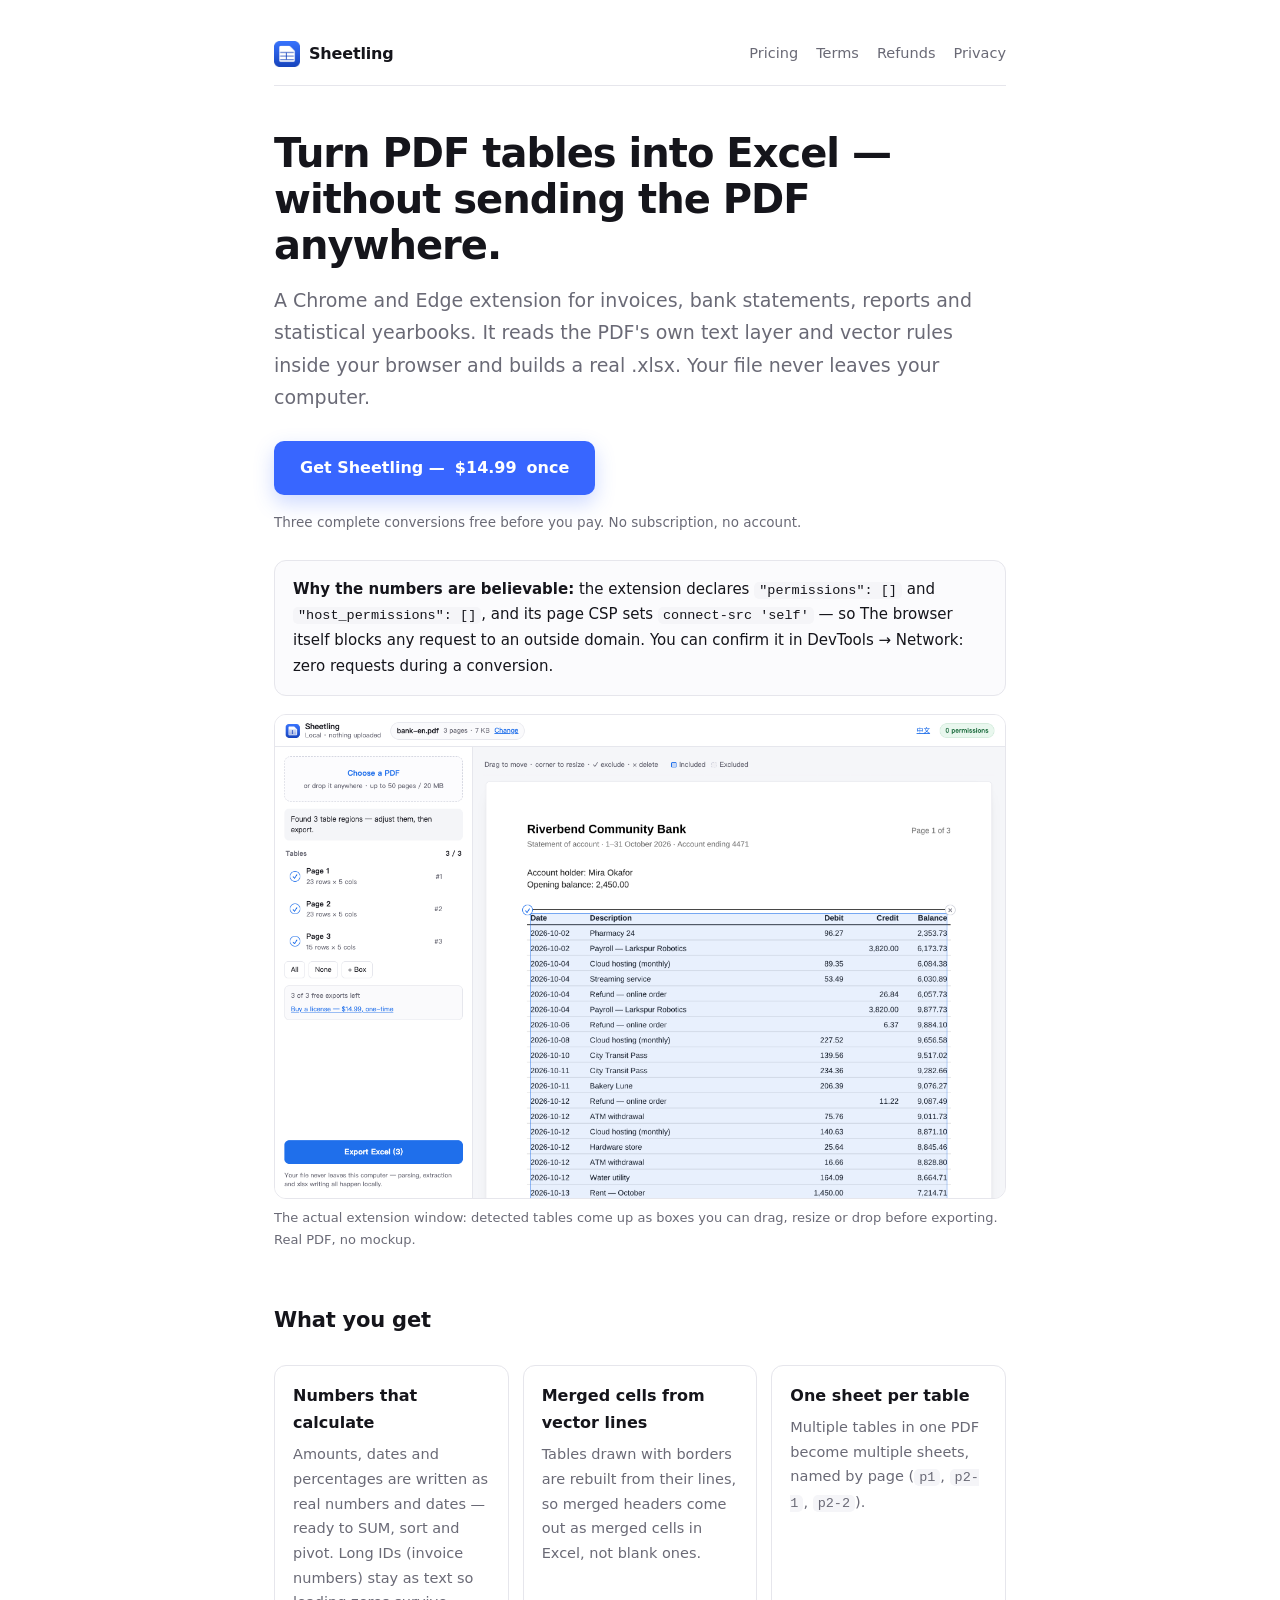
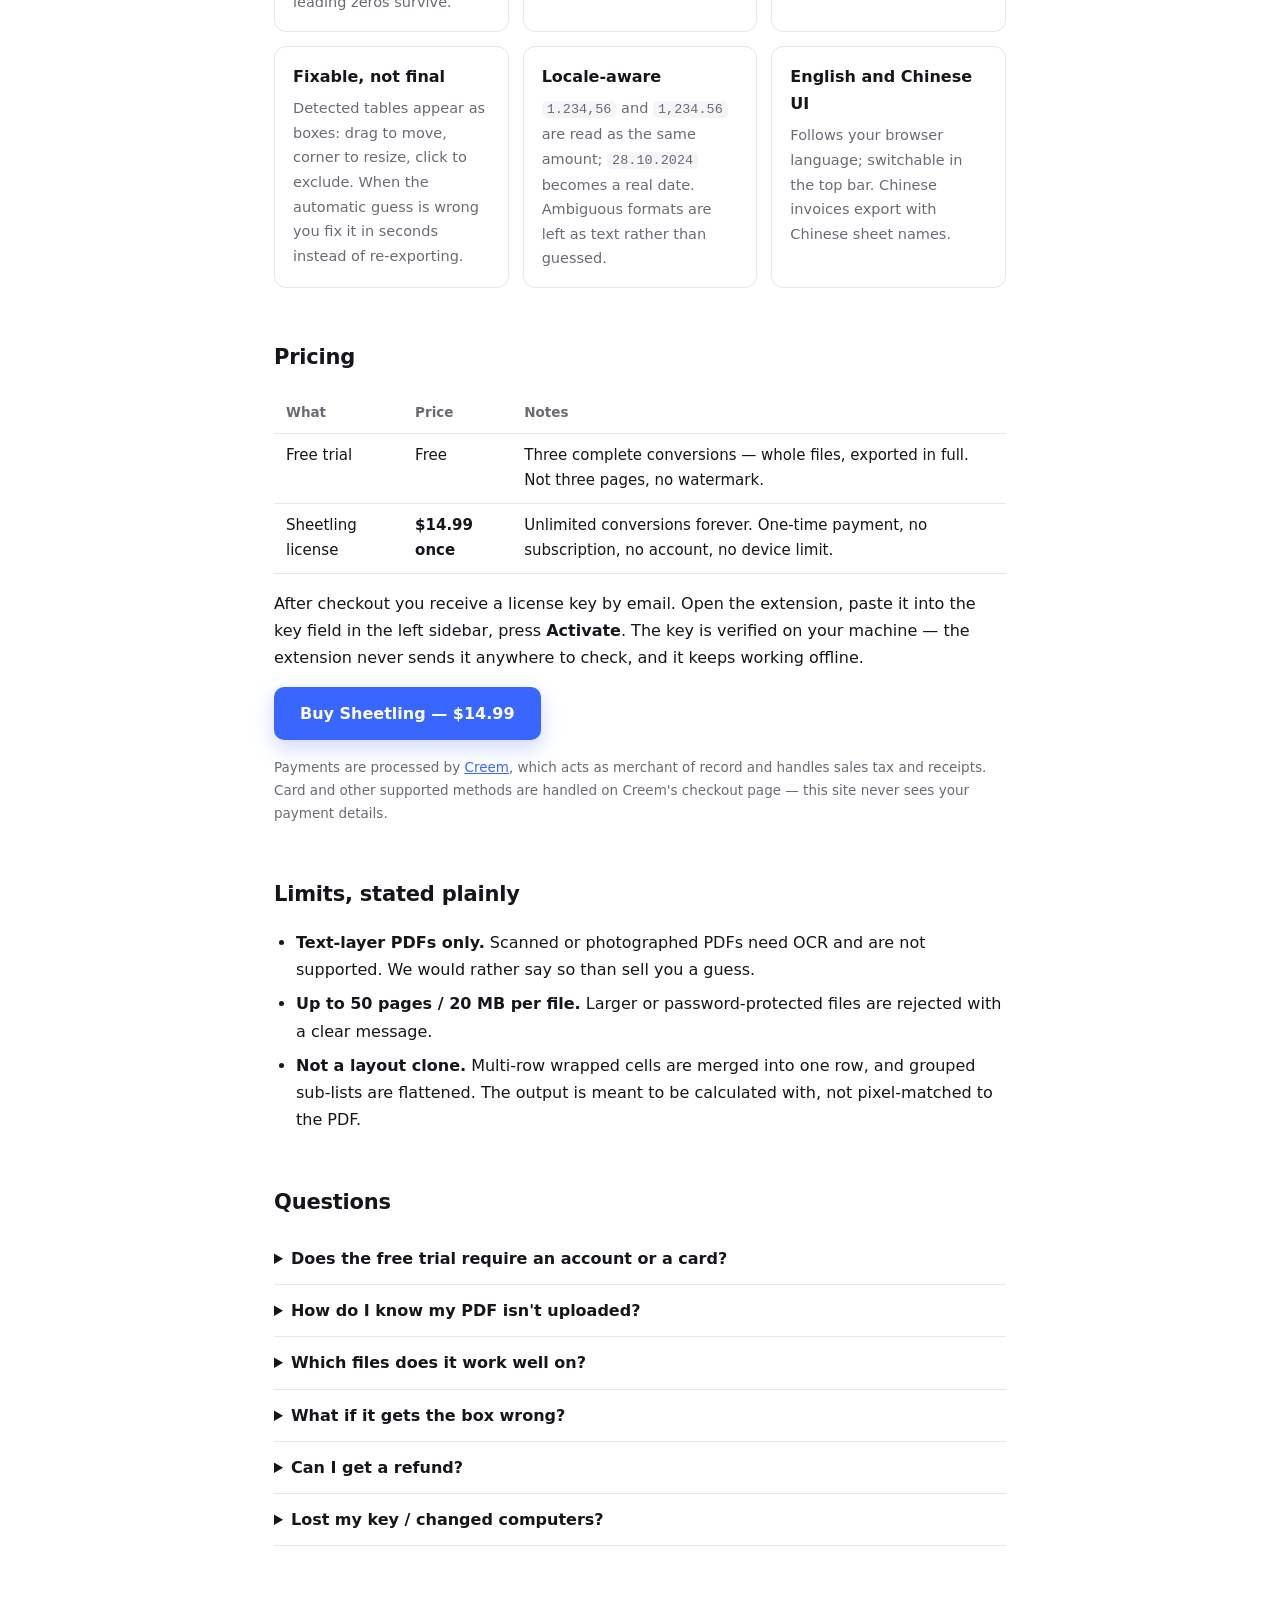
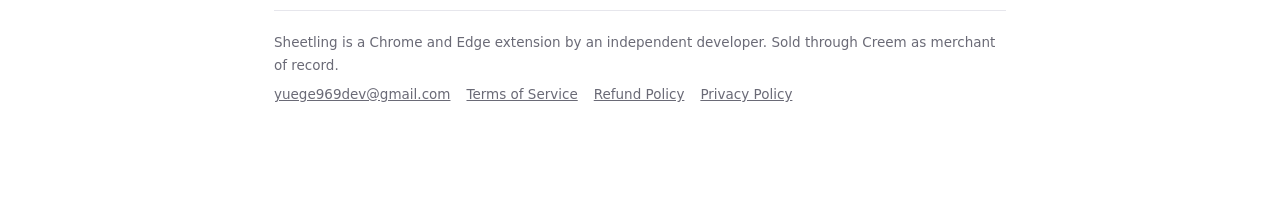
<file: index.html>
<!doctype html>
<html lang="en">
<head>
<meta charset="utf-8">
<meta name="viewport" content="width=device-width,initial-scale=1">
<title>Sheetling — turn PDF tables into Excel, locally</title>
<meta name="description" content="A Chrome and Edge extension that turns tables inside PDFs into real .xlsx files. No upload, no permissions, no account. $14.99 once, three conversions free.">
<style>/* 构建时被 tools/publish-site.mjs 内联 */</style>
<link rel="stylesheet" href="style.css">
</head>
<body>

<header class="nav">
  <div class="mark"><img src="icon-128.png" alt=""> Sheetling</div>
  <nav>
    <a href="#pricing">Pricing</a>
    <a href="terms.html">Terms</a>
    <a href="refund.html">Refunds</a>
    <a href="privacy.html">Privacy</a>
  </nav>
</header>

<h1>Turn PDF tables into Excel — without sending the PDF anywhere.</h1>
<p class="lede">A Chrome and Edge extension for invoices, bank statements, reports and statistical yearbooks.
It reads the PDF's own text layer and vector rules inside your browser and builds a real .xlsx.
Your file never leaves your computer.</p>

<p>
  <a class="buy" id="buy" href="#pricing">Get Sheetling — <span class="price">$14.99</span> once</a>
</p>
<p class="buy-note">Three complete conversions free before you pay. No subscription, no account.</p>

<div class="freebox">
  <b>Why the numbers are believable:</b> the extension declares <code>"permissions": []</code> and
  <code>"host_permissions": []</code>, and its page CSP sets <code>connect-src 'self'</code> — so
  The browser itself blocks any request to an outside domain. You can confirm it in DevTools → Network:
  zero requests during a conversion.
</div>

<img class="shot" src="shot-ui.png" alt="Sheetling: a bank statement PDF with the detected table boxed, and the export button">
<p class="shot-cap">The actual extension window: detected tables come up as boxes you can drag, resize or drop before exporting. Real PDF, no mockup.</p>

<h2>What you get</h2>
<div class="cards">
  <div class="card"><h3>Numbers that calculate</h3><p>Amounts, dates and percentages are written as real numbers and dates — ready to SUM, sort and pivot. Long IDs (invoice numbers) stay as text so leading zeros survive.</p></div>
  <div class="card"><h3>Merged cells from vector lines</h3><p>Tables drawn with borders are rebuilt from their lines, so merged headers come out as merged cells in Excel, not blank ones.</p></div>
  <div class="card"><h3>One sheet per table</h3><p>Multiple tables in one PDF become multiple sheets, named by page (<code>p1</code>, <code>p2-1</code>, <code>p2-2</code>).</p></div>
  <div class="card"><h3>Fixable, not final</h3><p>Detected tables appear as boxes: drag to move, corner to resize, click to exclude. When the automatic guess is wrong you fix it in seconds instead of re-exporting.</p></div>
  <div class="card"><h3>Locale-aware</h3><p><code>1.234,56</code> and <code>1,234.56</code> are read as the same amount; <code>28.10.2024</code> becomes a real date. Ambiguous formats are left as text rather than guessed.</p></div>
  <div class="card"><h3>English and Chinese UI</h3><p>Follows your browser language; switchable in the top bar. Chinese invoices export with Chinese sheet names.</p></div>
</div>

<h2 id="pricing">Pricing</h2>
<table>
  <tr><th>What</th><th>Price</th><th>Notes</th></tr>
  <tr><td>Free trial</td><td>Free</td><td>Three complete conversions — whole files, exported in full. Not three pages, no watermark.</td></tr>
  <tr><td>Sheetling license</td><td class="price">$14.99 once</td><td>Unlimited conversions forever. One-time payment, no subscription, no account, no device limit.</td></tr>
</table>
<p>After checkout you receive a license key by email. Open the extension, paste it into the key field in the
left sidebar, press <b>Activate</b>. The key is verified on your machine — the extension never sends it
anywhere to check, and it keeps working offline.</p>
<p>
  <a class="buy" id="buy2" href="#pricing">Buy Sheetling — $14.99</a>
</p>
<p class="buy-note">Payments are processed by <a href="https://www.creem.io" rel="noopener">Creem</a>, which acts as
merchant of record and handles sales tax and receipts. Card and other supported methods are handled on
Creem's checkout page — this site never sees your payment details.</p>

<h2>Limits, stated plainly</h2>
<ul>
  <li><b>Text-layer PDFs only.</b> Scanned or photographed PDFs need OCR and are not supported. We would
      rather say so than sell you a guess.</li>
  <li><b>Up to 50 pages / 20 MB per file.</b> Larger or password-protected files are rejected with a clear message.</li>
  <li><b>Not a layout clone.</b> Multi-row wrapped cells are merged into one row, and grouped sub-lists are
      flattened. The output is meant to be calculated with, not pixel-matched to the PDF.</li>
</ul>

<h2>Questions</h2>

<details><summary>Does the free trial require an account or a card?</summary>
<p>No account, no card, no email. Install the extension and convert three files. The key field only appears when
you want more.</p></details>

<details><summary>How do I know my PDF isn't uploaded?</summary>
<p>The manifest requests no permissions and no host permissions, and the extension's own
Content-Security-Policy only allows <code>connect-src 'self'</code> — so an outside request is blocked by the browser,
not by our good intentions. Open DevTools → Network, convert a file, and watch it stay empty. The
<a href="privacy.html">privacy page</a> has the exact steps.</p></details>

<details><summary>Which files does it work well on?</summary>
<p>Invoices (including Chinese e-invoices and English bills), bank statements, expense reports, government
statistical yearbooks, and tables inside papers with ruled lines. Results are best when the table has visible
column alignment or borders.</p></details>

<details><summary>What if it gets the box wrong?</summary>
<p>Drag it, resize it with the bottom-right corner, or draw a new box anywhere on the page. Only the boxes you
keep are exported.</p></details>

<details><summary>Can I get a refund?</summary>
<p>Yes — 14 days, no interrogation. See <a href="refund.html">refunds</a>.</p></details>

<details><summary>Lost my key / changed computers?</summary>
<p>Reply to your receipt or email the support address below with your order number and we re-send it. The license
is not tied to a device count.</p></details>

<footer>
  <div>Sheetling is a Chrome and Edge extension by an independent developer. Sold through Creem as merchant of record.</div>
  <div class="row">
    <a href="mailto:yuege969dev@gmail.com">yuege969dev@gmail.com</a>
    <a href="terms.html">Terms of Service</a>
    <a href="refund.html">Refund Policy</a>
    <a href="privacy.html">Privacy Policy</a>
  </div>
</footer>

<script id="checkout-config">window.SHEETLING_CHECKOUT = "https://www.creem.io/product/prod_3HYSKRfR7mVwd2UMt6ewbR";</script>
<script>
  // 结账链接由构建脚本注入（单一真源：extension-src/config.js 的 BUY_URL）。
  // 站点上不写第二份：改价格/换链接只改一处，扩展和官网不会各说一套。
  document.querySelectorAll('#buy, #buy2').forEach((a) => {
    const url = window.SHEETLING_CHECKOUT || '';
    if (url) a.setAttribute('href', url); else a.textContent = 'Checkout link not configured yet';
  });
</script>
</body>
</html>
</file>
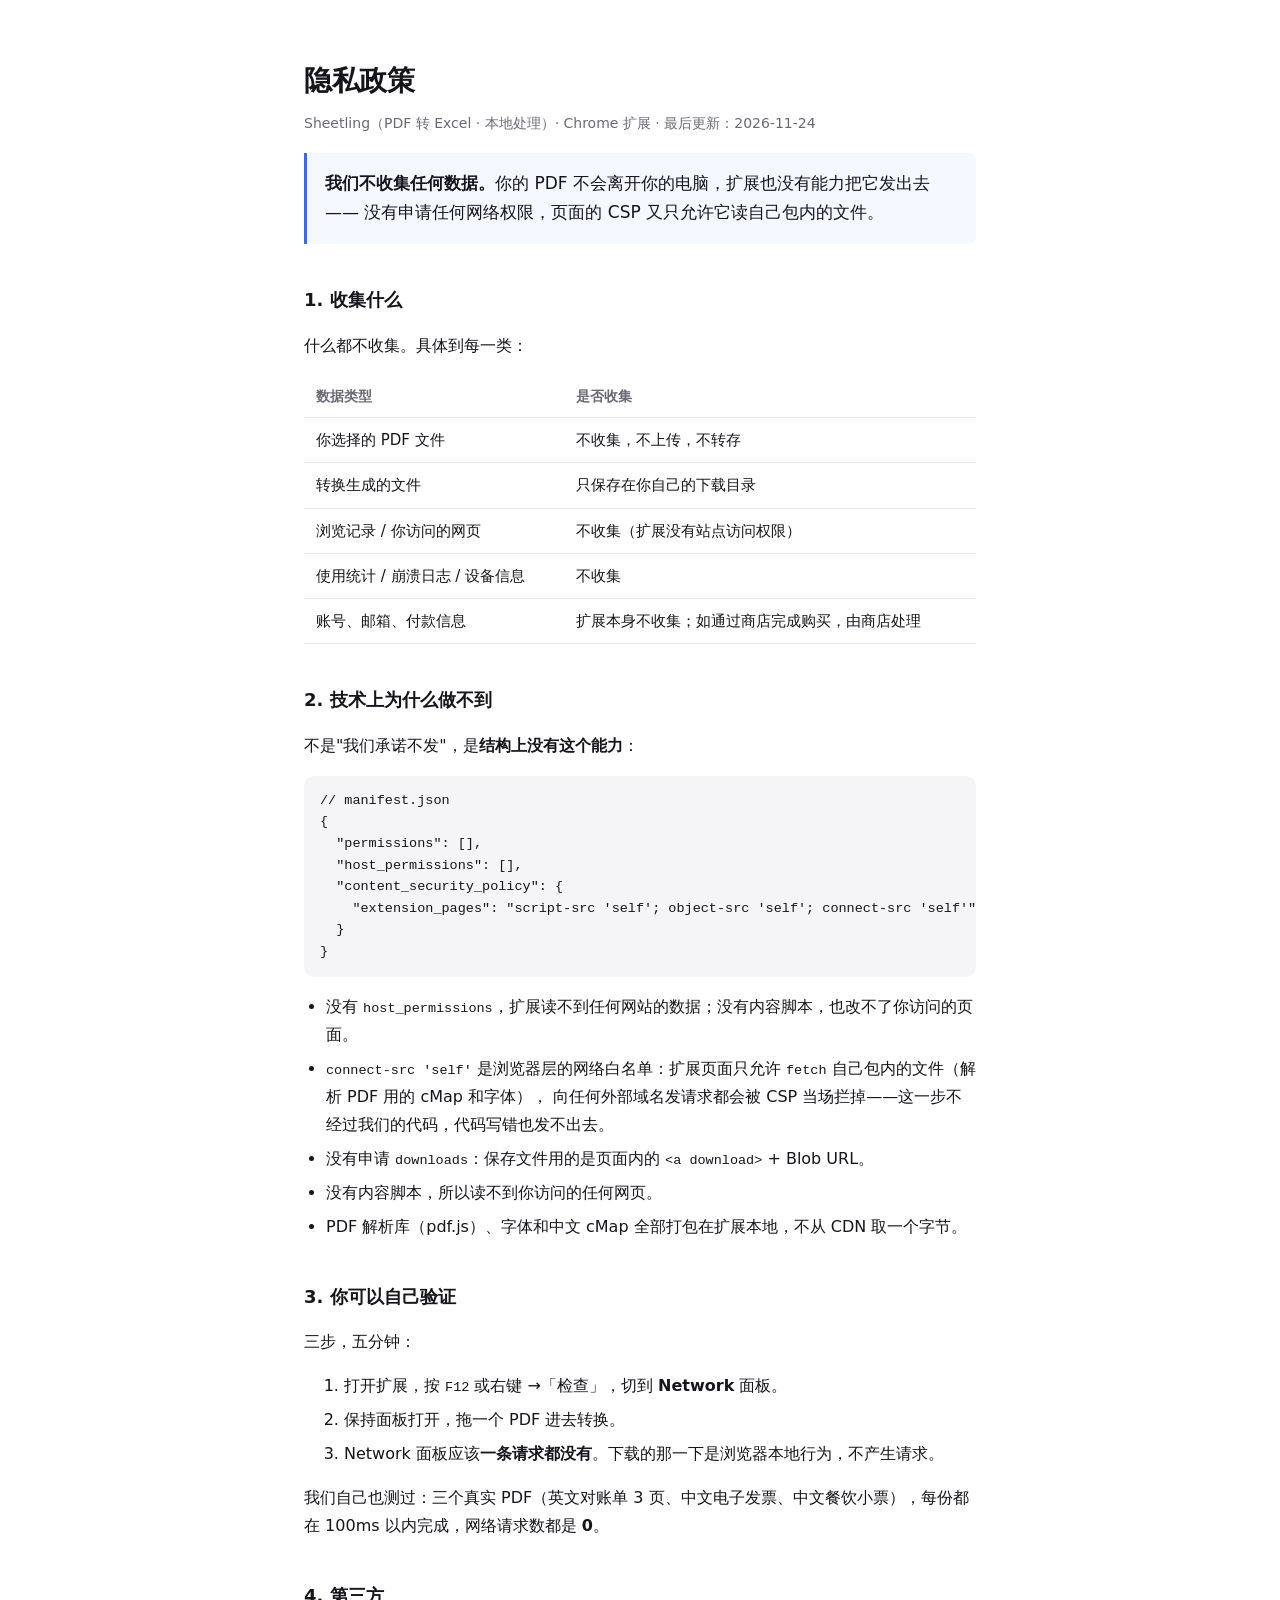
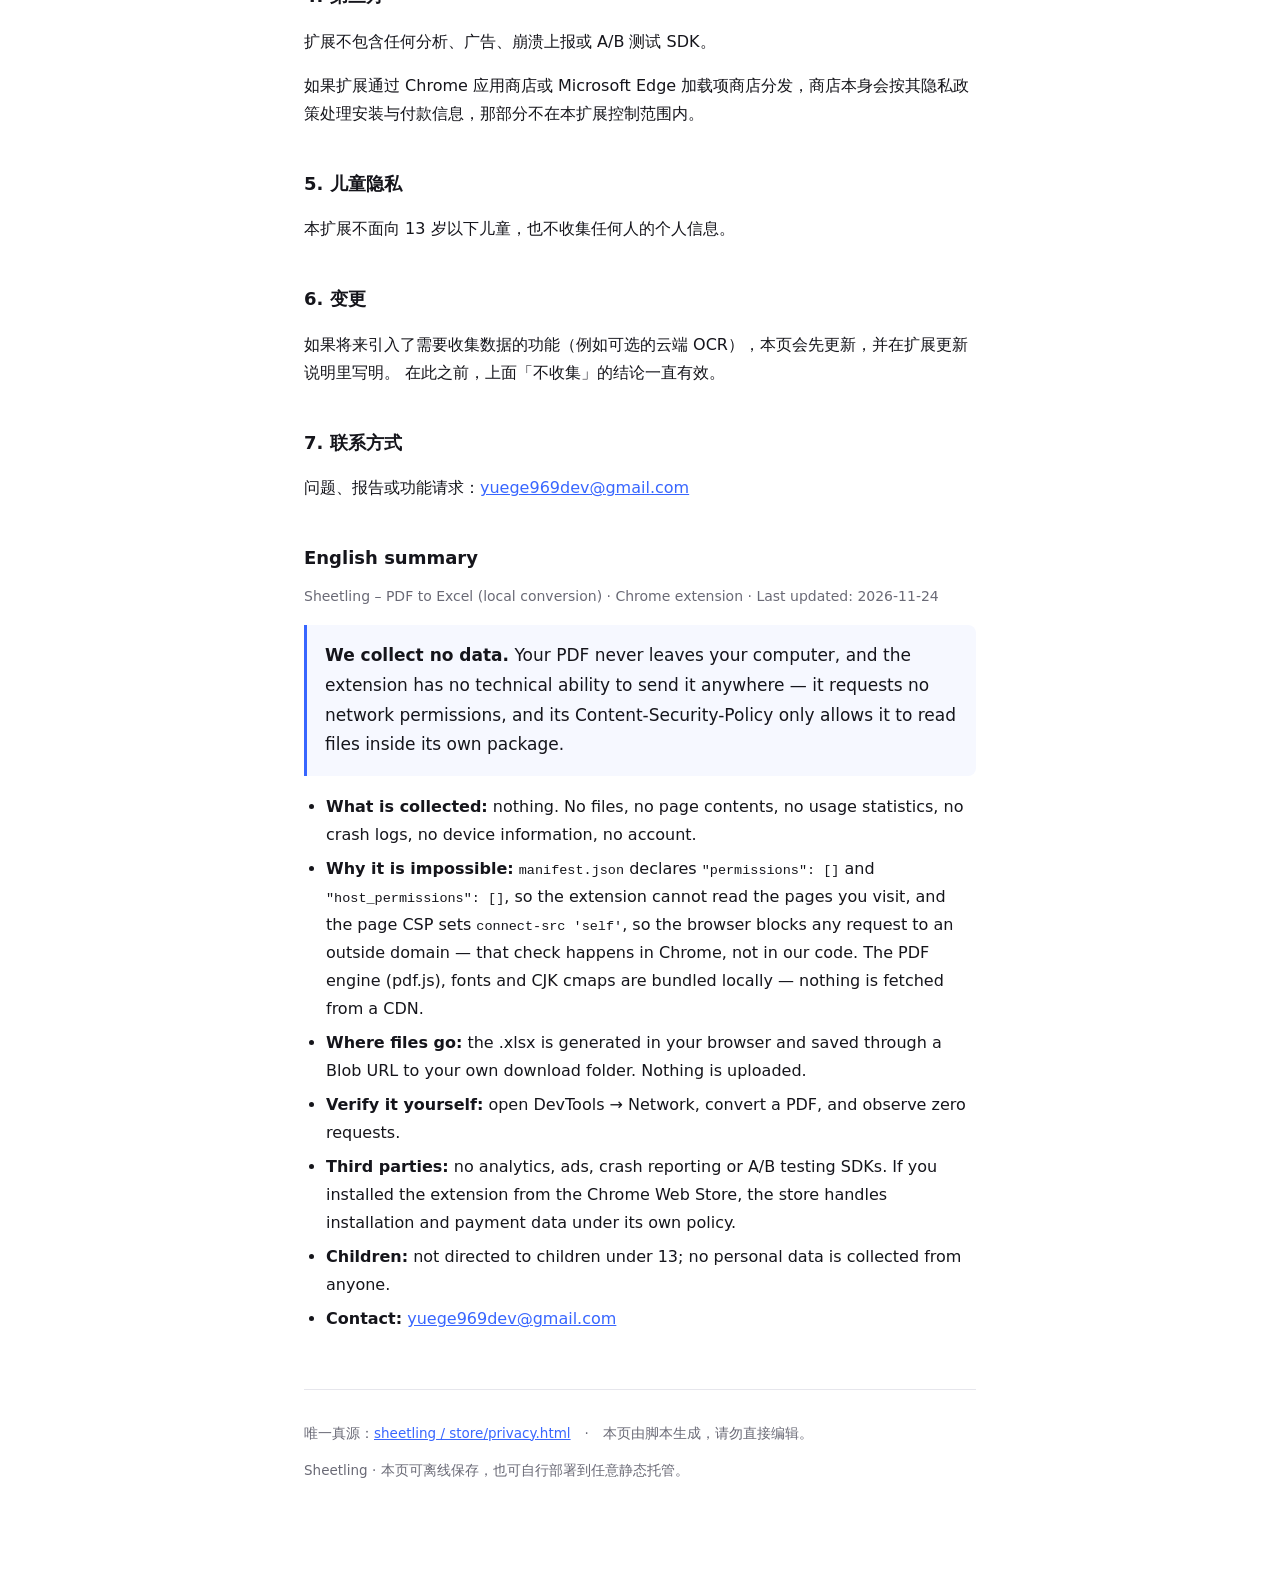
<file: privacy.html>
<!doctype html>
<html lang="zh-CN">
<head>
<meta charset="utf-8">
<meta name="viewport" content="width=device-width,initial-scale=1">
<title>隐私政策 · Sheetling</title>
<style>
  :root { --ink:#15151b; --muted:#6a6a76; --line:#e6e6ec; --blue:#3866ff; }
  * { box-sizing: border-box; }
  body {
    margin: 0 auto; max-width: 720px; padding: 56px 24px 96px;
    font: 16px/1.75 -apple-system, "PingFang SC", "Hiragino Sans GB", system-ui, sans-serif;
    color: var(--ink);
  }
  h1 { font-size: 28px; margin: 0 0 6px; letter-spacing: -0.01em; }
  h2 { font-size: 18px; margin: 40px 0 10px; }
  .sub { color: var(--muted); font-size: 14px; margin: 0 0 8px; }
  .lede { font-size: 17px; padding: 16px 18px; border-left: 3px solid var(--blue); background: #f6f8ff; border-radius: 0 8px 8px 0; }
  table { border-collapse: collapse; width: 100%; margin: 14px 0; font-size: 15px; }
  th, td { text-align: left; padding: 9px 12px; border-bottom: 1px solid var(--line); }
  th { color: var(--muted); font-weight: 600; font-size: 13.5px; }
  code, pre { font-family: ui-monospace, Menlo, monospace; font-size: 13.5px; }
  pre { background: #f5f5f8; padding: 14px 16px; border-radius: 10px; overflow-x: auto; line-height: 1.6; }
  ul { padding-left: 22px; }
  li { margin: 6px 0; }
  footer { margin-top: 56px; padding-top: 18px; border-top: 1px solid var(--line); color: var(--muted); font-size: 13.5px; }
  a { color: var(--blue); }
</style>
</head>
<body>

<h1>隐私政策</h1>
<p class="sub">Sheetling（PDF 转 Excel · 本地处理）· Chrome 扩展 · 最后更新：2026-11-24</p>

<p class="lede"><b>我们不收集任何数据。</b>你的 PDF 不会离开你的电脑，扩展也没有能力把它发出去——
没有申请任何网络权限，页面的 CSP 又只允许它读自己包内的文件。</p>

<h2>1. 收集什么</h2>
<p>什么都不收集。具体到每一类：</p>
<table>
  <tr><th>数据类型</th><th>是否收集</th></tr>
  <tr><td>你选择的 PDF 文件</td><td>不收集，不上传，不转存</td></tr>
  <tr><td>转换生成的文件</td><td>只保存在你自己的下载目录</td></tr>
  <tr><td>浏览记录 / 你访问的网页</td><td>不收集（扩展没有站点访问权限）</td></tr>
  <tr><td>使用统计 / 崩溃日志 / 设备信息</td><td>不收集</td></tr>
  <tr><td>账号、邮箱、付款信息</td><td>扩展本身不收集；如通过商店完成购买，由商店处理</td></tr>
</table>

<h2>2. 技术上为什么做不到</h2>
<p>不是"我们承诺不发"，是<b>结构上没有这个能力</b>：</p>
<pre>// manifest.json
{
  "permissions": [],
  "host_permissions": [],
  "content_security_policy": {
    "extension_pages": "script-src 'self'; object-src 'self'; connect-src 'self'"
  }
}</pre>
<ul>
  <li>没有 <code>host_permissions</code>，扩展读不到任何网站的数据；没有内容脚本，也改不了你访问的页面。</li>
  <li><code>connect-src 'self'</code> 是浏览器层的网络白名单：扩展页面只允许 <code>fetch</code> 自己包内的文件（解析 PDF 用的 cMap 和字体），
      向任何外部域名发请求都会被 CSP 当场拦掉——这一步不经过我们的代码，代码写错也发不出去。</li>
  <li>没有申请 <code>downloads</code>：保存文件用的是页面内的 <code>&lt;a download&gt;</code> + Blob URL。</li>
  <li>没有内容脚本，所以读不到你访问的任何网页。</li>
  <li>PDF 解析库（pdf.js）、字体和中文 cMap 全部打包在扩展本地，不从 CDN 取一个字节。</li>
</ul>

<h2>3. 你可以自己验证</h2>
<p>三步，五分钟：</p>
<ol>
  <li>打开扩展，按 <code>F12</code> 或右键 →「检查」，切到 <b>Network</b> 面板。</li>
  <li>保持面板打开，拖一个 PDF 进去转换。</li>
  <li>Network 面板应该<b>一条请求都没有</b>。下载的那一下是浏览器本地行为，不产生请求。</li>
</ol>
<p>我们自己也测过：三个真实 PDF（英文对账单 3 页、中文电子发票、中文餐饮小票），每份都在 100ms 以内完成，网络请求数都是 <b>0</b>。</p>

<h2>4. 第三方</h2>
<p>扩展不包含任何分析、广告、崩溃上报或 A/B 测试 SDK。</p>
<p>如果扩展通过 Chrome 应用商店或 Microsoft Edge 加载项商店分发，商店本身会按其隐私政策处理安装与付款信息，那部分不在本扩展控制范围内。</p>

<h2>5. 儿童隐私</h2>
<p>本扩展不面向 13 岁以下儿童，也不收集任何人的个人信息。</p>

<h2>6. 变更</h2>
<p>如果将来引入了需要收集数据的功能（例如可选的云端 OCR），本页会先更新，并在扩展更新说明里写明。
在此之前，上面「不收集」的结论一直有效。</p>

<h2>7. 联系方式</h2>
<p>问题、报告或功能请求：<a href="mailto:yuege969dev@gmail.com">yuege969dev@gmail.com</a></p>


<h2 id="en">English summary</h2>
<p class="sub">Sheetling – PDF to Excel (local conversion) · Chrome extension · Last updated: 2026-11-24</p>
<p class="lede"><b>We collect no data.</b> Your PDF never leaves your computer, and the extension
has no technical ability to send it anywhere — it requests no network permissions, and its
Content-Security-Policy only allows it to read files inside its own package.</p>
<ul>
  <li><b>What is collected:</b> nothing. No files, no page contents, no usage statistics, no crash logs, no device information, no account.</li>
  <li><b>Why it is impossible:</b> <code>manifest.json</code> declares <code>"permissions": []</code> and <code>"host_permissions": []</code>, so the extension cannot read the pages you visit, and the page CSP sets <code>connect-src 'self'</code>, so the browser blocks any request to an outside domain — that check happens in Chrome, not in our code. The PDF engine (pdf.js), fonts and CJK cmaps are bundled locally — nothing is fetched from a CDN.</li>
  <li><b>Where files go:</b> the .xlsx is generated in your browser and saved through a Blob URL to your own download folder. Nothing is uploaded.</li>
  <li><b>Verify it yourself:</b> open DevTools → Network, convert a PDF, and observe zero requests.</li>
  <li><b>Third parties:</b> no analytics, ads, crash reporting or A/B testing SDKs. If you installed the extension from the Chrome Web Store, the store handles installation and payment data under its own policy.</li>
  <li><b>Children:</b> not directed to children under 13; no personal data is collected from anyone.</li>
  <li><b>Contact:</b> <a href="mailto:yuege969dev@gmail.com">yuege969dev@gmail.com</a></li>
</ul>
<footer>
  <p>唯一真源：<a href="https://github.com/yuege969/sheetling/blob/main/store/privacy.html">sheetling / store/privacy.html</a>　·　本页由脚本生成，请勿直接编辑。</p>
  Sheetling · 本页可离线保存，也可自行部署到任意静态托管。
</footer>

</body>
</html>
</file>
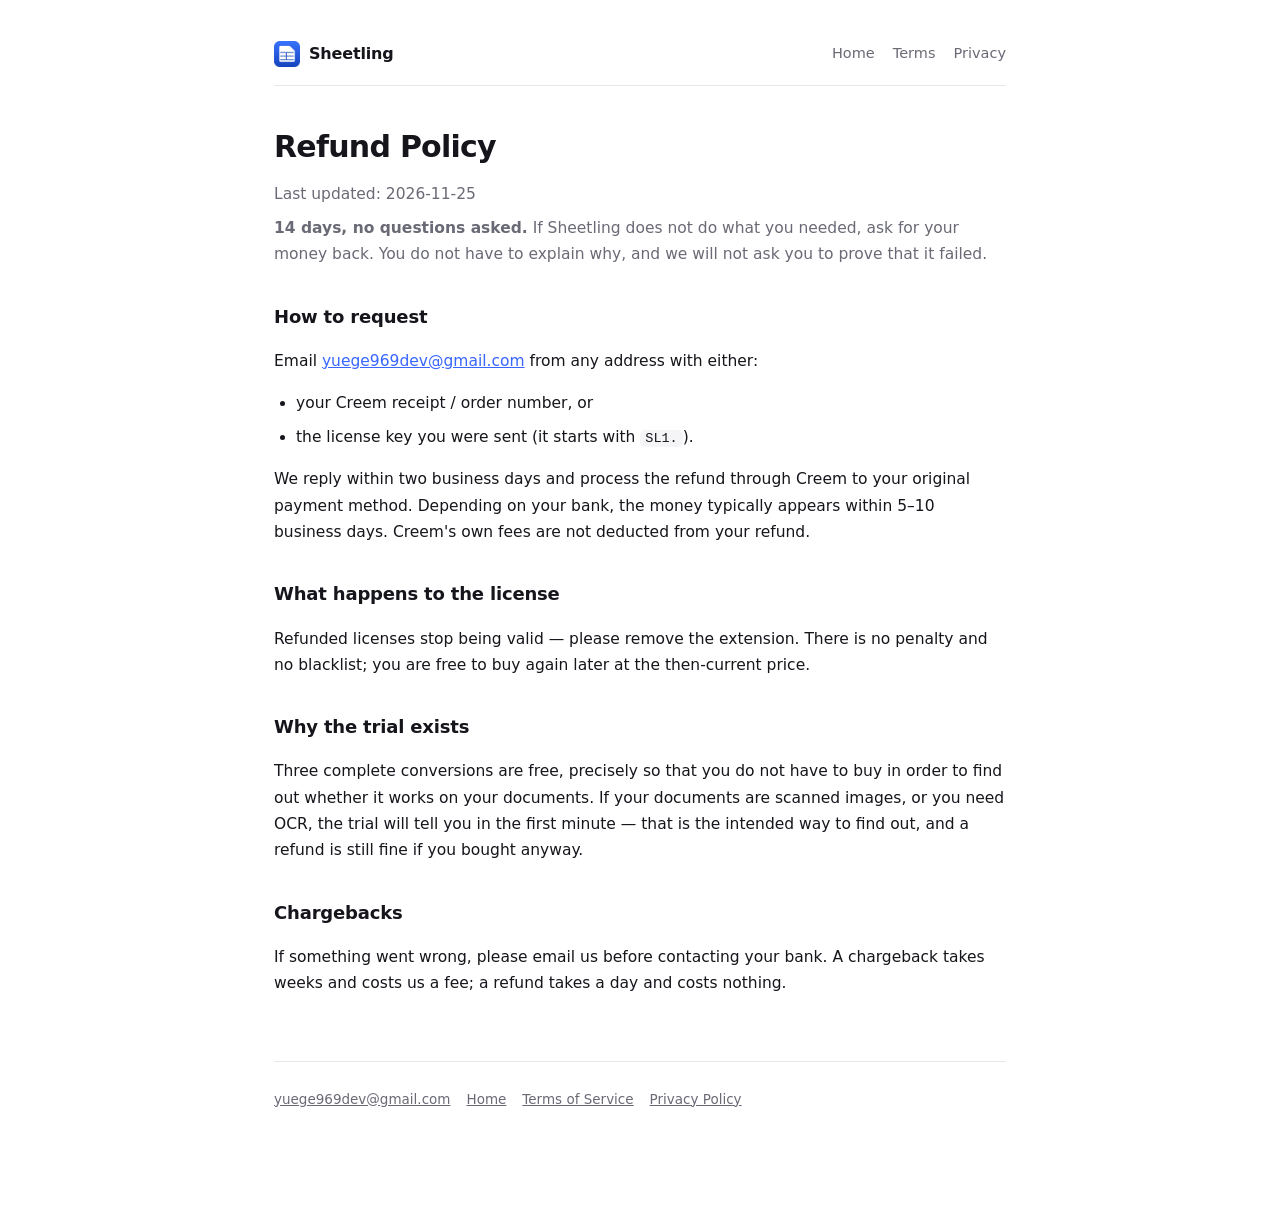
<file: refund.html>
<!doctype html>
<html lang="en">
<head>
<meta charset="utf-8">
<meta name="viewport" content="width=device-width,initial-scale=1">
<title>Refund Policy — Sheetling</title>
<link rel="stylesheet" href="style.css">
</head>
<body class="legal">

<header class="nav">
  <div class="mark"><img src="icon-128.png" alt=""> Sheetling</div>
  <nav>
    <a href="index.html">Home</a>
    <a href="terms.html">Terms</a>
    <a href="privacy.html">Privacy</a>
  </nav>
</header>

<h1>Refund Policy</h1>
<p class="sub">Last updated: 2026-11-25</p>

<p class="lede"><b>14 days, no questions asked.</b> If Sheetling does not do what you needed, ask for your money
back. You do not have to explain why, and we will not ask you to prove that it failed.</p>

<h2>How to request</h2>
<p>Email <a href="mailto:yuege969dev@gmail.com">yuege969dev@gmail.com</a> from any address with either:</p>
<ul>
  <li>your Creem receipt / order number, or</li>
  <li>the license key you were sent (it starts with <code>SL1.</code>).</li>
</ul>
<p>We reply within two business days and process the refund through Creem to your original payment method.
Depending on your bank, the money typically appears within 5–10 business days. Creem's own fees are not deducted
from your refund.</p>

<h2>What happens to the license</h2>
<p>Refunded licenses stop being valid — please remove the extension. There is no penalty and no blacklist; you are
free to buy again later at the then-current price.</p>

<h2>Why the trial exists</h2>
<p>Three complete conversions are free, precisely so that you do not have to buy in order to find out whether it
works on your documents. If your documents are scanned images, or you need OCR, the trial will tell you in the
first minute — that is the intended way to find out, and a refund is still fine if you bought anyway.</p>

<h2>Chargebacks</h2>
<p>If something went wrong, please email us before contacting your bank. A chargeback takes weeks and costs us a
fee; a refund takes a day and costs nothing.</p>

<footer>
  <div class="row">
    <a href="mailto:yuege969dev@gmail.com">yuege969dev@gmail.com</a>
    <a href="index.html">Home</a>
    <a href="terms.html">Terms of Service</a>
    <a href="privacy.html">Privacy Policy</a>
  </div>
</footer>
</body>
</html>
</file>
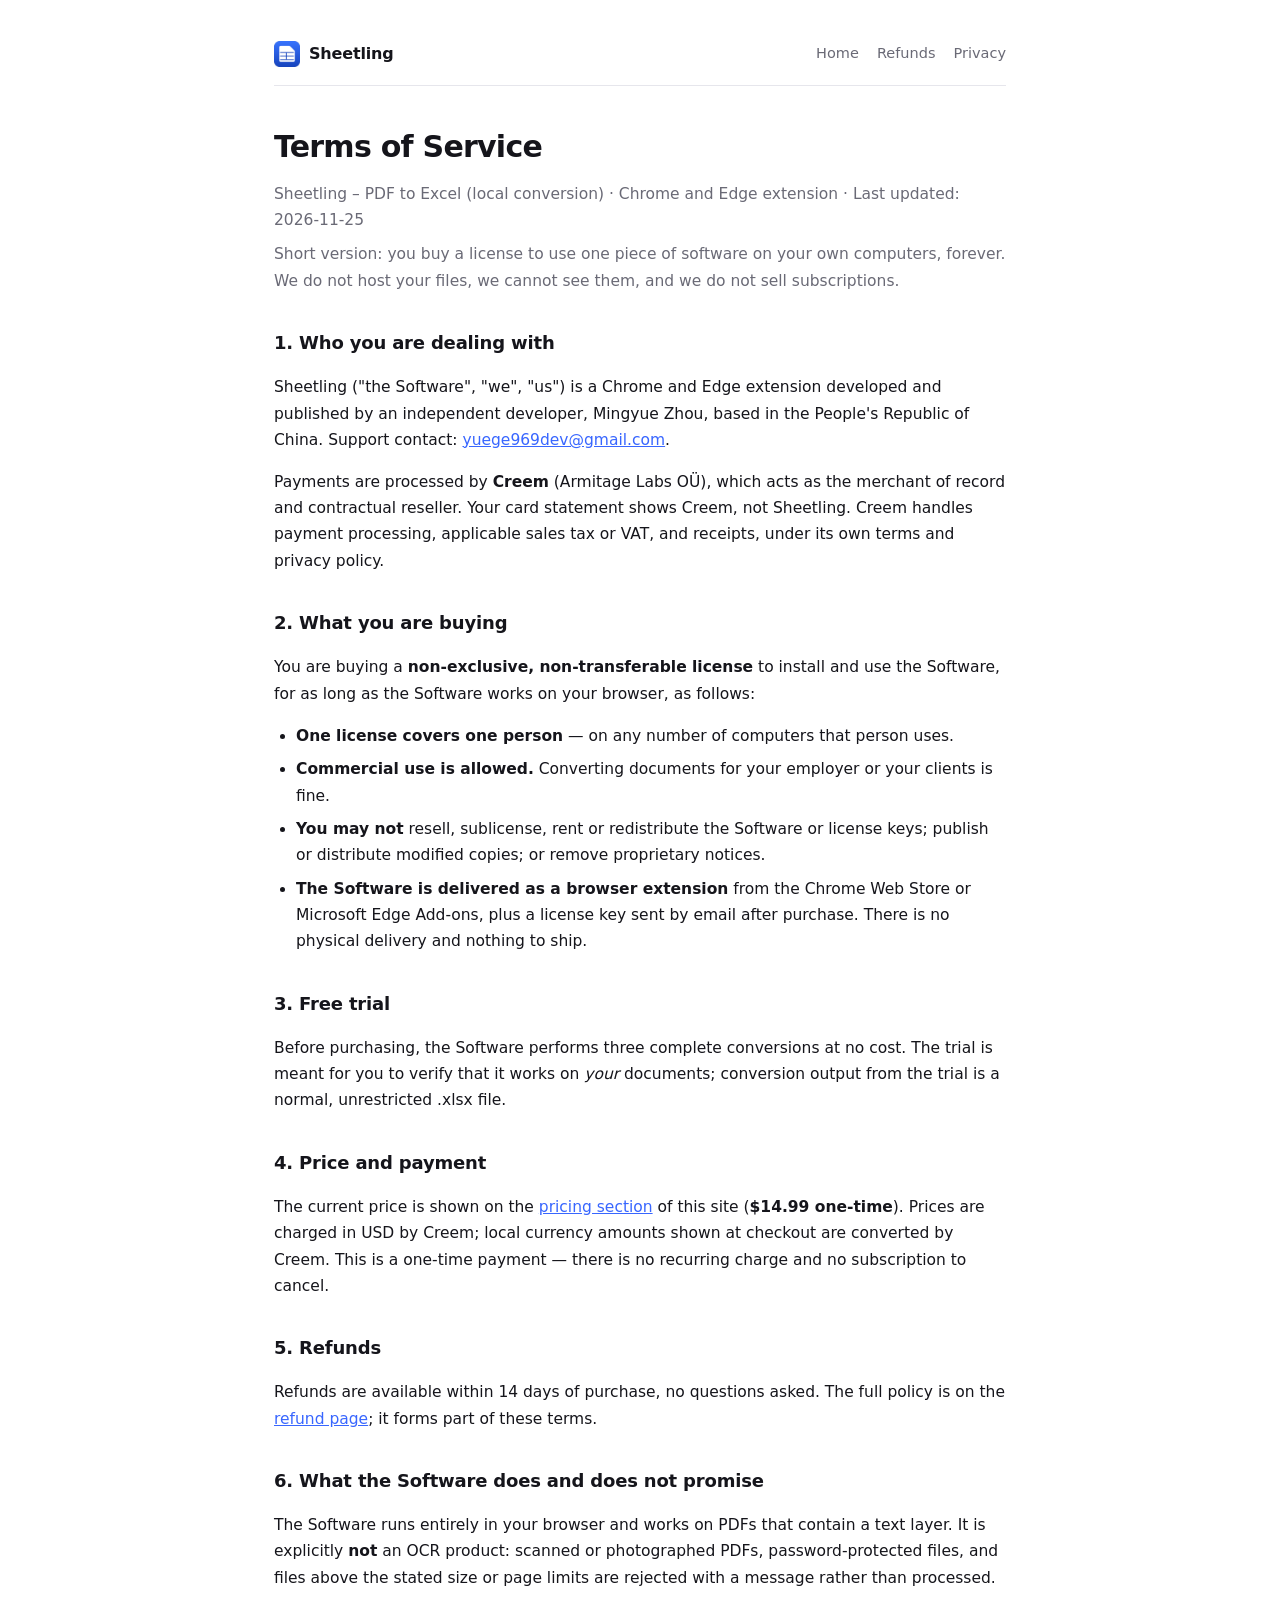
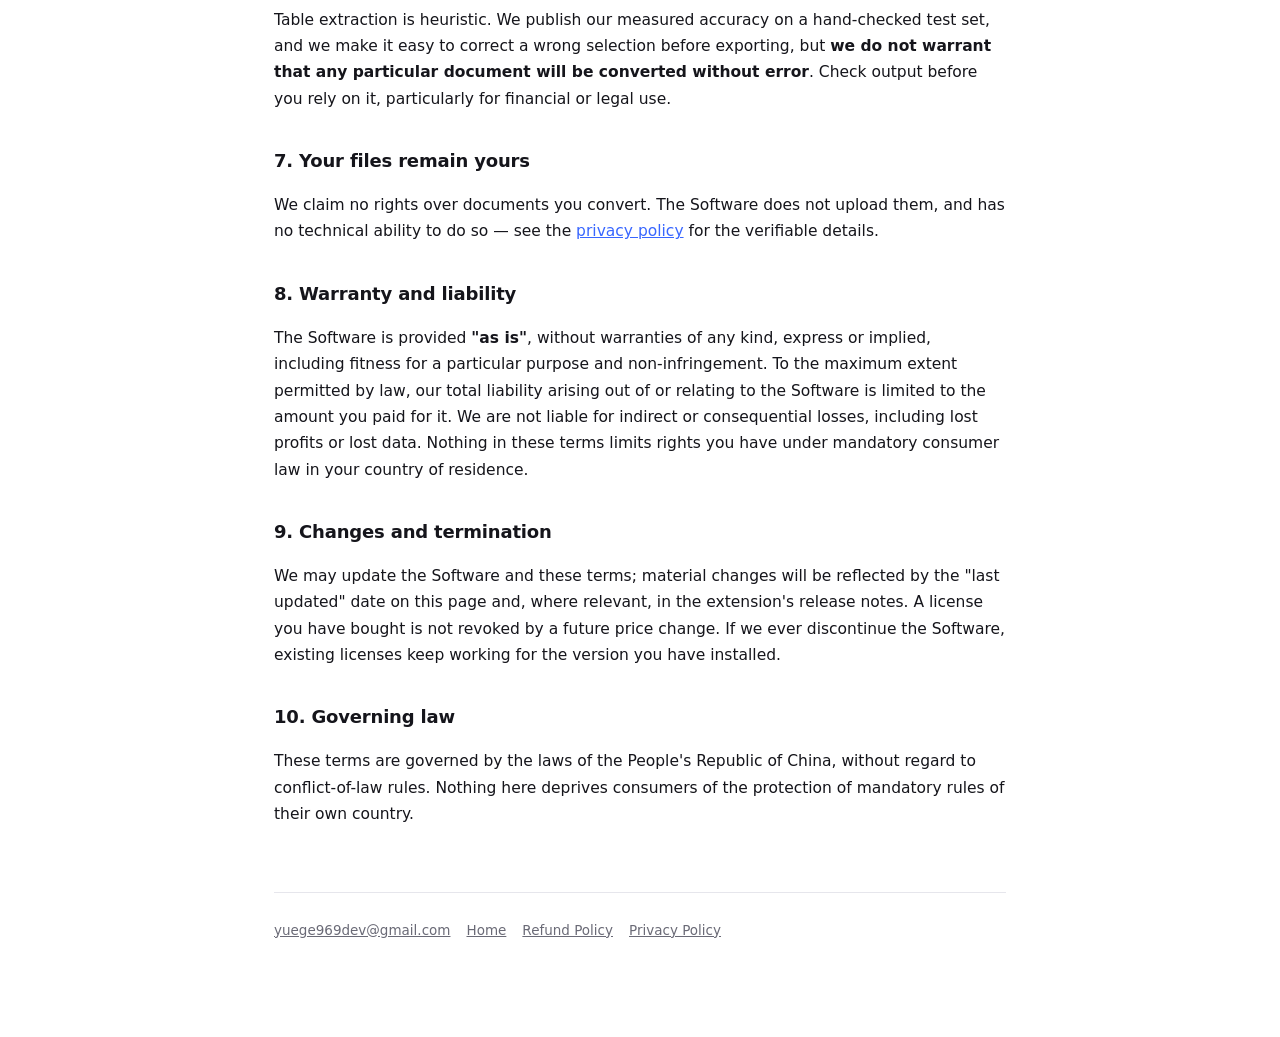
<file: terms.html>
<!doctype html>
<html lang="en">
<head>
<meta charset="utf-8">
<meta name="viewport" content="width=device-width,initial-scale=1">
<title>Terms of Service — Sheetling</title>
<link rel="stylesheet" href="style.css">
</head>
<body class="legal">

<header class="nav">
  <div class="mark"><img src="icon-128.png" alt=""> Sheetling</div>
  <nav>
    <a href="index.html">Home</a>
    <a href="refund.html">Refunds</a>
    <a href="privacy.html">Privacy</a>
  </nav>
</header>

<h1>Terms of Service</h1>
<p class="sub">Sheetling – PDF to Excel (local conversion) · Chrome and Edge extension · Last updated: 2026-11-25</p>

<p class="lede">Short version: you buy a license to use one piece of software on your own computers, forever.
We do not host your files, we cannot see them, and we do not sell subscriptions.</p>

<h2>1. Who you are dealing with</h2>
<p>Sheetling ("the Software", "we", "us") is a Chrome and Edge extension developed and published by an independent
developer, Mingyue Zhou, based in the People's Republic of China. Support contact:
<a href="mailto:yuege969dev@gmail.com">yuege969dev@gmail.com</a>.</p>
<p>Payments are processed by <b>Creem</b> (Armitage Labs OÜ), which acts as the merchant of record and
contractual reseller. Your card statement shows Creem, not Sheetling. Creem handles payment processing,
applicable sales tax or VAT, and receipts, under its own terms and privacy policy.</p>

<h2>2. What you are buying</h2>
<p>You are buying a <b>non-exclusive, non-transferable license</b> to install and use the Software, for as long
as the Software works on your browser, as follows:</p>
<ul>
  <li><b>One license covers one person</b> — on any number of computers that person uses.</li>
  <li><b>Commercial use is allowed.</b> Converting documents for your employer or your clients is fine.</li>
  <li><b>You may not</b> resell, sublicense, rent or redistribute the Software or license keys; publish or
      distribute modified copies; or remove proprietary notices.</li>
  <li><b>The Software is delivered as a browser extension</b> from the Chrome Web Store or Microsoft Edge Add-ons, plus a license key sent
      by email after purchase. There is no physical delivery and nothing to ship.</li>
</ul>

<h2>3. Free trial</h2>
<p>Before purchasing, the Software performs three complete conversions at no cost. The trial is meant for you to
verify that it works on <i>your</i> documents; conversion output from the trial is a normal, unrestricted .xlsx
file.</p>

<h2>4. Price and payment</h2>
<p>The current price is shown on the <a href="index.html#pricing">pricing section</a> of this site
(<b>$14.99 one-time</b>). Prices are charged in USD by Creem; local currency amounts shown at checkout are
converted by Creem. This is a one-time payment — there is no recurring charge and no subscription to cancel.</p>

<h2>5. Refunds</h2>
<p>Refunds are available within 14 days of purchase, no questions asked. The full policy is on the
<a href="refund.html">refund page</a>; it forms part of these terms.</p>

<h2>6. What the Software does and does not promise</h2>
<p>The Software runs entirely in your browser and works on PDFs that contain a text layer. It is explicitly
<b>not</b> an OCR product: scanned or photographed PDFs, password-protected files, and files above the stated
size or page limits are rejected with a message rather than processed.</p>
<p>Table extraction is heuristic. We publish our measured accuracy on a hand-checked test set, and we make it
easy to correct a wrong selection before exporting, but <b>we do not warrant that any particular document will be
converted without error</b>. Check output before you rely on it, particularly for financial or legal use.</p>

<h2>7. Your files remain yours</h2>
<p>We claim no rights over documents you convert. The Software does not upload them, and has no technical
ability to do so — see the <a href="privacy.html">privacy policy</a> for the verifiable details.</p>

<h2>8. Warranty and liability</h2>
<p>The Software is provided <b>"as is"</b>, without warranties of any kind, express or implied, including
fitness for a particular purpose and non-infringement. To the maximum extent permitted by law, our total
liability arising out of or relating to the Software is limited to the amount you paid for it. We are not liable
for indirect or consequential losses, including lost profits or lost data. Nothing in these terms limits rights
you have under mandatory consumer law in your country of residence.</p>

<h2>9. Changes and termination</h2>
<p>We may update the Software and these terms; material changes will be reflected by the "last updated" date on
this page and, where relevant, in the extension's release notes. A license you have bought is not revoked by a
future price change. If we ever discontinue the Software, existing licenses keep working for the version you
have installed.</p>

<h2>10. Governing law</h2>
<p>These terms are governed by the laws of the People's Republic of China, without regard to conflict-of-law
rules. Nothing here deprives consumers of the protection of mandatory rules of their own country.</p>

<footer>
  <div class="row">
    <a href="mailto:yuege969dev@gmail.com">yuege969dev@gmail.com</a>
    <a href="index.html">Home</a>
    <a href="refund.html">Refund Policy</a>
    <a href="privacy.html">Privacy Policy</a>
  </div>
</footer>
</body>
</html>
</file>
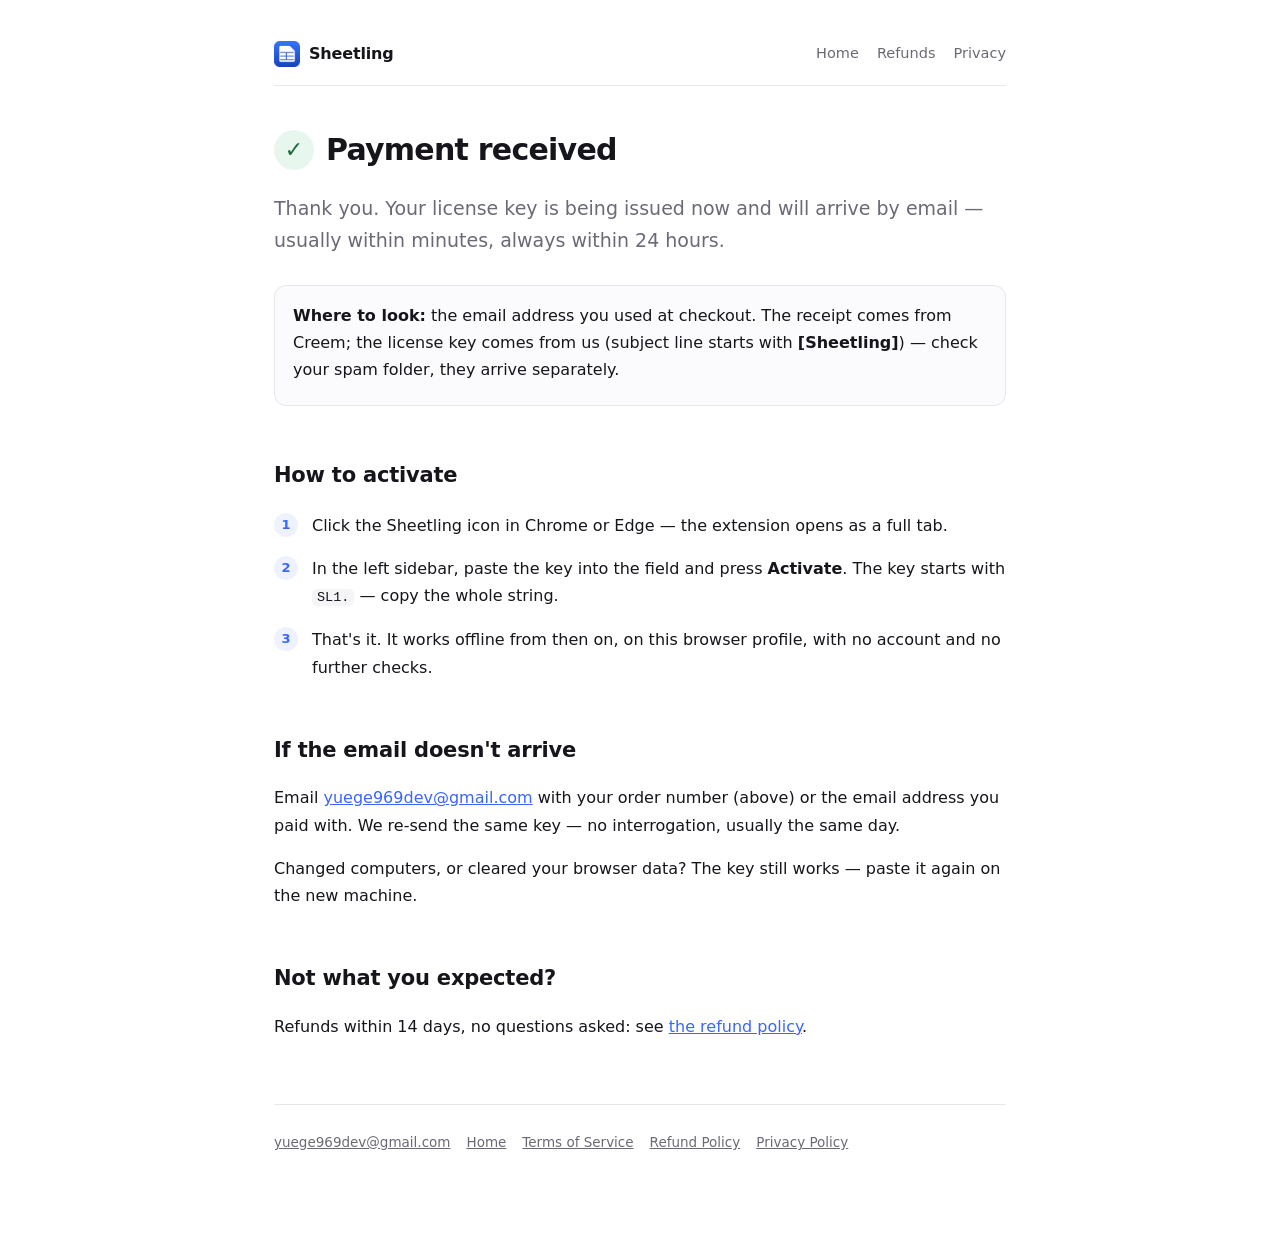
<file: thanks.html>
<!doctype html>
<html lang="en">
<head>
<meta charset="utf-8">
<meta name="viewport" content="width=device-width,initial-scale=1">
<title>Thank you — Sheetling</title>
<meta name="robots" content="noindex">
<link rel="stylesheet" href="style.css">
<style>
  .ok { display: flex; align-items: center; gap: 12px; margin: 8px 0 22px; }
  .ok .tick {
    width: 40px; height: 40px; flex: 0 0 auto; border-radius: 50%;
    background: #e8f7ee; color: #1a6b3c; display: grid; place-items: center;
    font-size: 22px; font-weight: 700;
  }
  .ok h1 { font-size: 30px; margin: 0; }
  .steps { counter-reset: s; list-style: none; padding: 0; margin: 18px 0 0; }
  .steps li { counter-increment: s; position: relative; padding-left: 38px; margin: 16px 0; }
  .steps li::before {
    content: counter(s); position: absolute; left: 0; top: 1px;
    width: 24px; height: 24px; border-radius: 50%; background: #eef2ff; color: var(--blue);
    display: grid; place-items: center; font-weight: 700; font-size: 13px;
  }
  .box { border: 1px solid var(--line); border-radius: 12px; padding: 16px 18px; margin: 22px 0; background: var(--bg); }
  .order { font-family: ui-monospace, Menlo, monospace; font-size: 14px; }
</style>
</head>
<body>

<header class="nav">
  <div class="mark"><img src="icon-128.png" alt=""> Sheetling</div>
  <nav>
    <a href="index.html">Home</a>
    <a href="refund.html">Refunds</a>
    <a href="privacy.html">Privacy</a>
  </nav>
</header>

<div class="ok"><div class="tick">✓</div><h1>Payment received</h1></div>

<p class="lede">Thank you. Your license key is being issued now and will arrive by email — usually within
minutes, always within 24 hours.</p>

<div class="box">
  <p style="margin:0 0 6px"><b>Where to look:</b> the email address you used at checkout. The receipt comes from
  Creem; the license key comes from us (subject line starts with <b>[Sheetling]</b>) — check your spam folder,
  they arrive separately.</p>
  <p style="margin:0" id="orderline" hidden><b>Your order:</b> <span class="order" id="orderid"></span></p>
</div>

<h2>How to activate</h2>
<ol class="steps">
  <li>Click the Sheetling icon in Chrome or Edge — the extension opens as a full tab.</li>
  <li>In the left sidebar, paste the key into the field and press <b>Activate</b>.
      The key starts with <code>SL1.</code> — copy the whole string.</li>
  <li>That's it. It works offline from then on, on this browser profile, with no account and no further checks.</li>
</ol>

<h2>If the email doesn't arrive</h2>
<p>Email <a href="mailto:yuege969dev@gmail.com">yuege969dev@gmail.com</a> with your order number (above) or the
email address you paid with. We re-send the same key — no interrogation, usually the same day.</p>

<p>Changed computers, or cleared your browser data? The key still works — paste it again on the new machine.</p>

<h2>Not what you expected?</h2>
<p>Refunds within 14 days, no questions asked: see <a href="refund.html">the refund policy</a>.</p>

<footer>
  <div class="row">
    <a href="mailto:yuege969dev@gmail.com">yuege969dev@gmail.com</a>
    <a href="index.html">Home</a>
    <a href="terms.html">Terms of Service</a>
    <a href="refund.html">Refund Policy</a>
    <a href="privacy.html">Privacy Policy</a>
  </div>
</footer>

<script>
  // Creem 付款成功后会带 query 参数跳回来：?checkout_id=ch_…&order_id=ord_…
  // 把订单号显示出来，用户报障时直接复制，不用去翻收据。
  (() => {
    const p = new URLSearchParams(location.search);
    const order = p.get('order_id') || p.get('checkout_id') || '';
    if (!/^[A-Za-z0-9_-]{4,64}$/.test(order)) return;
    document.getElementById('orderid').textContent = order;
    document.getElementById('orderline').hidden = false;
  })();
</script>
</body>
</html>
</file>
<file: style.css>
/* Sheetling 站点样式：和 store/privacy.html 同一套色板，避免"官网和隐私页像两个产品" */
:root {
  --ink: #15151b;
  --muted: #6a6a76;
  --line: #e6e6ec;
  --blue: #3866ff;
  --blue-dark: #2a4fe0;
  --bg: #fbfbfd;
}
* { box-sizing: border-box; }
html { -webkit-text-size-adjust: 100%; }
body {
  margin: 0 auto; max-width: 780px; padding: 40px 24px 96px;
  font: 16px/1.7 -apple-system, "PingFang SC", "Hiragino Sans GB", system-ui, sans-serif;
  color: var(--ink); background: #fff;
}
a { color: var(--blue); }
code { font-family: ui-monospace, Menlo, monospace; font-size: 13.5px; background: #f5f5f8; padding: 1px 5px; border-radius: 5px; }

header.nav {
  display: flex; align-items: center; gap: 14px; flex-wrap: wrap;
  padding-bottom: 18px; border-bottom: 1px solid var(--line); margin-bottom: 44px;
}
header.nav .mark { display: flex; align-items: center; gap: 9px; font-weight: 700; letter-spacing: -0.01em; }
header.nav .mark img { width: 26px; height: 26px; }
header.nav nav { margin-left: auto; display: flex; gap: 18px; font-size: 14.5px; }
header.nav nav a { color: var(--muted); text-decoration: none; }
header.nav nav a:hover { color: var(--blue); }

h1 { font-size: 40px; line-height: 1.15; letter-spacing: -0.025em; margin: 0 0 16px; }
h2 { font-size: 21px; letter-spacing: -0.01em; margin: 52px 0 12px; }
h3 { font-size: 16px; margin: 0 0 6px; }
p.lede { font-size: 19px; color: var(--muted); margin: 0 0 28px; }
p.sub { color: var(--muted); font-size: 14px; margin: 0 0 8px; }

.buy {
  display: inline-flex; align-items: center; gap: 10px;
  background: var(--blue); color: #fff; text-decoration: none;
  font-weight: 600; font-size: 16px; padding: 13px 26px; border-radius: 10px;
  box-shadow: 0 8px 20px rgba(56, 102, 255, .25);
}
.buy:hover { background: var(--blue-dark); }
.buy-note { font-size: 13.5px; color: var(--muted); margin: 12px 0 0; }
.price { font-weight: 700; }

/* 注意：这段里是「一段话 + 一个 <b>」的混排，不能给容器设 display:flex——
   flex 会把每个文字节点变成独立的 flex item，整句话会被拆成竖着的几列。 */
.freebox {
  background: var(--bg); border: 1px solid var(--line); border-radius: 12px;
  padding: 16px 18px; margin: 26px 0 0; font-size: 15px;
}
.freebox b { color: var(--ink); }

.cards { display: grid; grid-template-columns: repeat(auto-fit, minmax(210px, 1fr)); gap: 14px; margin: 26px 0 0; }
.card { border: 1px solid var(--line); border-radius: 12px; padding: 16px 18px; }
.card h3 { display: flex; align-items: center; gap: 8px; }
.card p { margin: 6px 0 0; font-size: 14.5px; color: var(--muted); }
.card .n { font-family: ui-monospace, Menlo, monospace; font-size: 22px; font-weight: 700; color: var(--blue); }

.shot { width: 100%; border: 1px solid var(--line); border-radius: 12px; margin: 18px 0 0; display: block; }
.shot-cap { font-size: 13px; color: var(--muted); margin: 8px 0 0; }

table { border-collapse: collapse; width: 100%; margin: 16px 0; font-size: 15px; }
th, td { text-align: left; padding: 9px 12px; border-bottom: 1px solid var(--line); vertical-align: top; }
th { color: var(--muted); font-weight: 600; font-size: 13.5px; }

ul { padding-left: 22px; }
li { margin: 7px 0; }

details { border-bottom: 1px solid var(--line); padding: 12px 0; }
details summary { cursor: pointer; font-weight: 600; }
details p { margin: 8px 0 0; color: var(--muted); font-size: 15px; }

footer {
  margin-top: 64px; padding-top: 20px; border-top: 1px solid var(--line);
  color: var(--muted); font-size: 13.5px;
}
footer a { color: var(--muted); }
footer .row { display: flex; gap: 16px; flex-wrap: wrap; margin-top: 6px; }

/* 法务页（terms / refund）用更窄的行宽 */
.legal h1 { font-size: 30px; }
.legal h2 { font-size: 18px; margin: 34px 0 8px; }
.legal p, .legal li { font-size: 15.5px; }

/* 手机上标题别撑满屏：40px 的 h1 在 390px 宽里会吃掉三行 */
@media (max-width: 560px) {
  body { padding: 28px 18px 72px; }
  h1 { font-size: 29px; }
  p.lede { font-size: 17px; }
  header.nav { margin-bottom: 30px; }
  header.nav nav { gap: 13px; font-size: 14px; }
  h2 { margin-top: 40px; }
}
</file>
